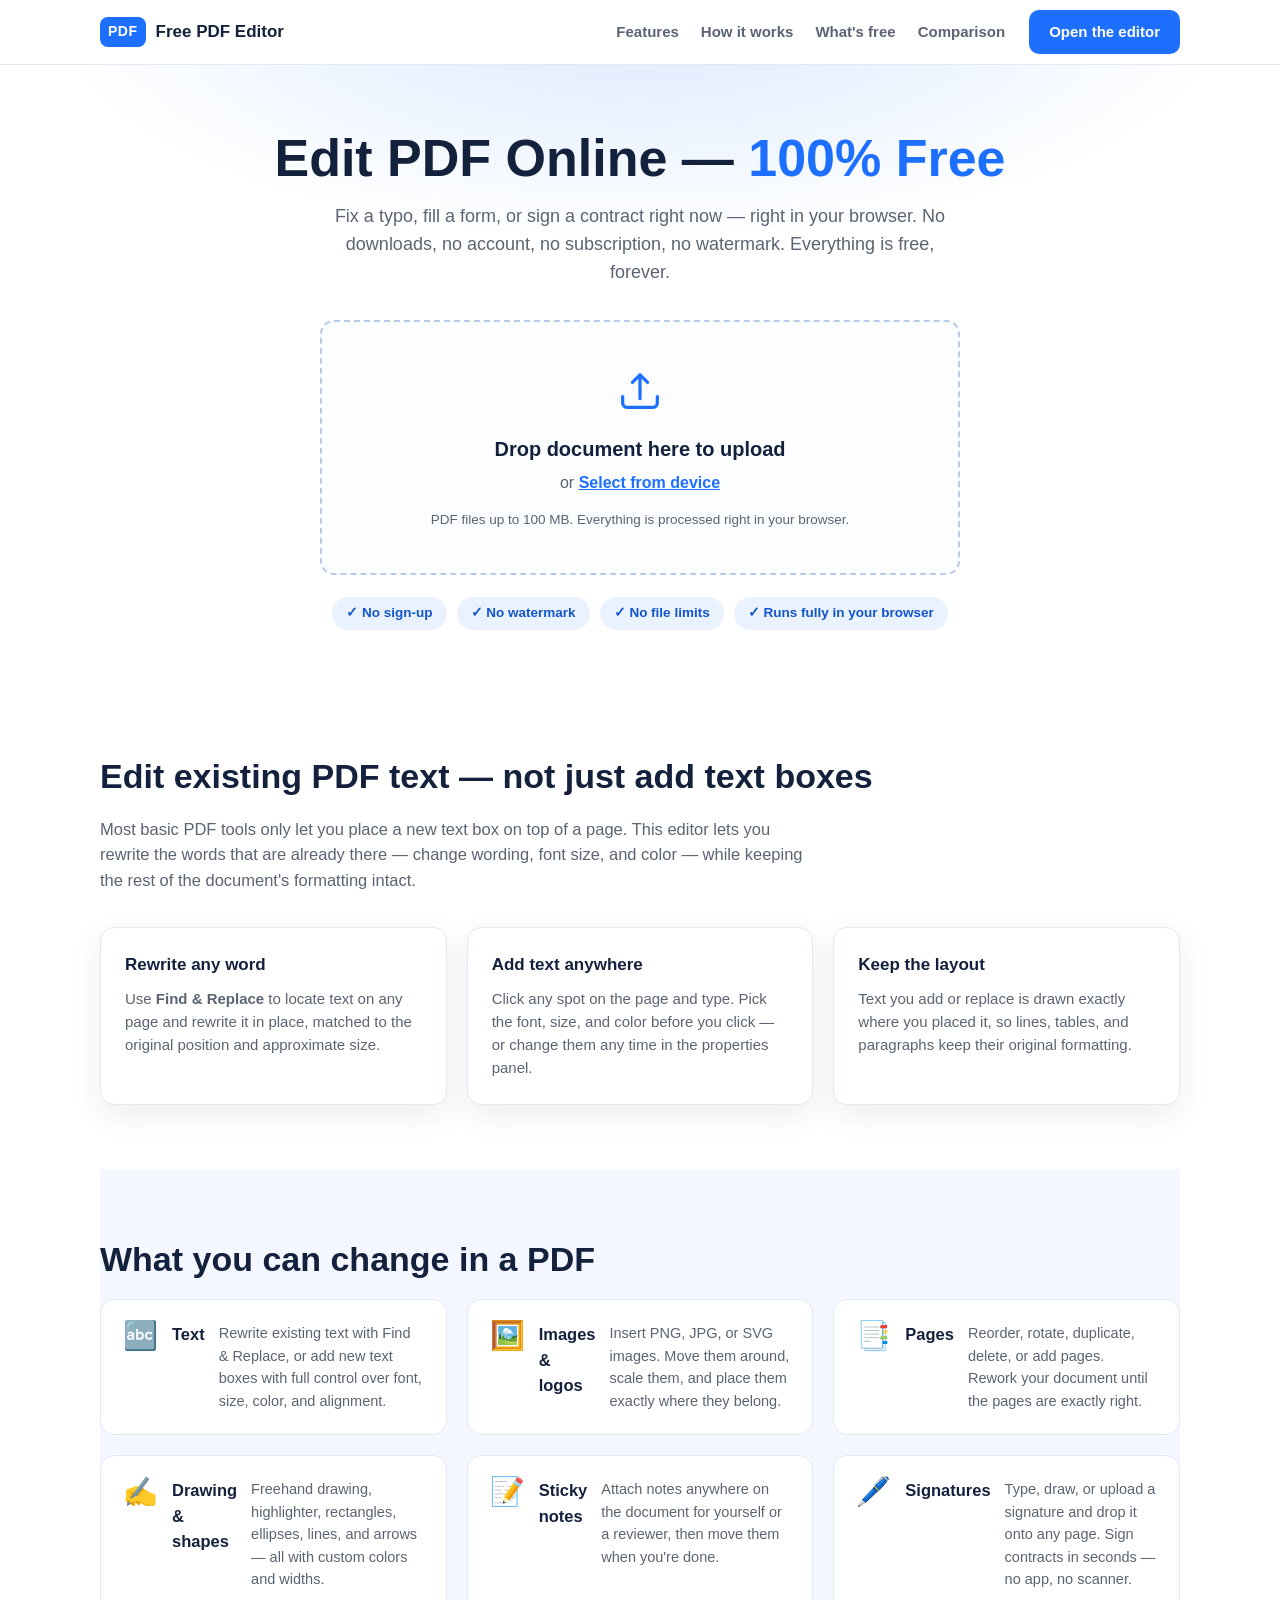
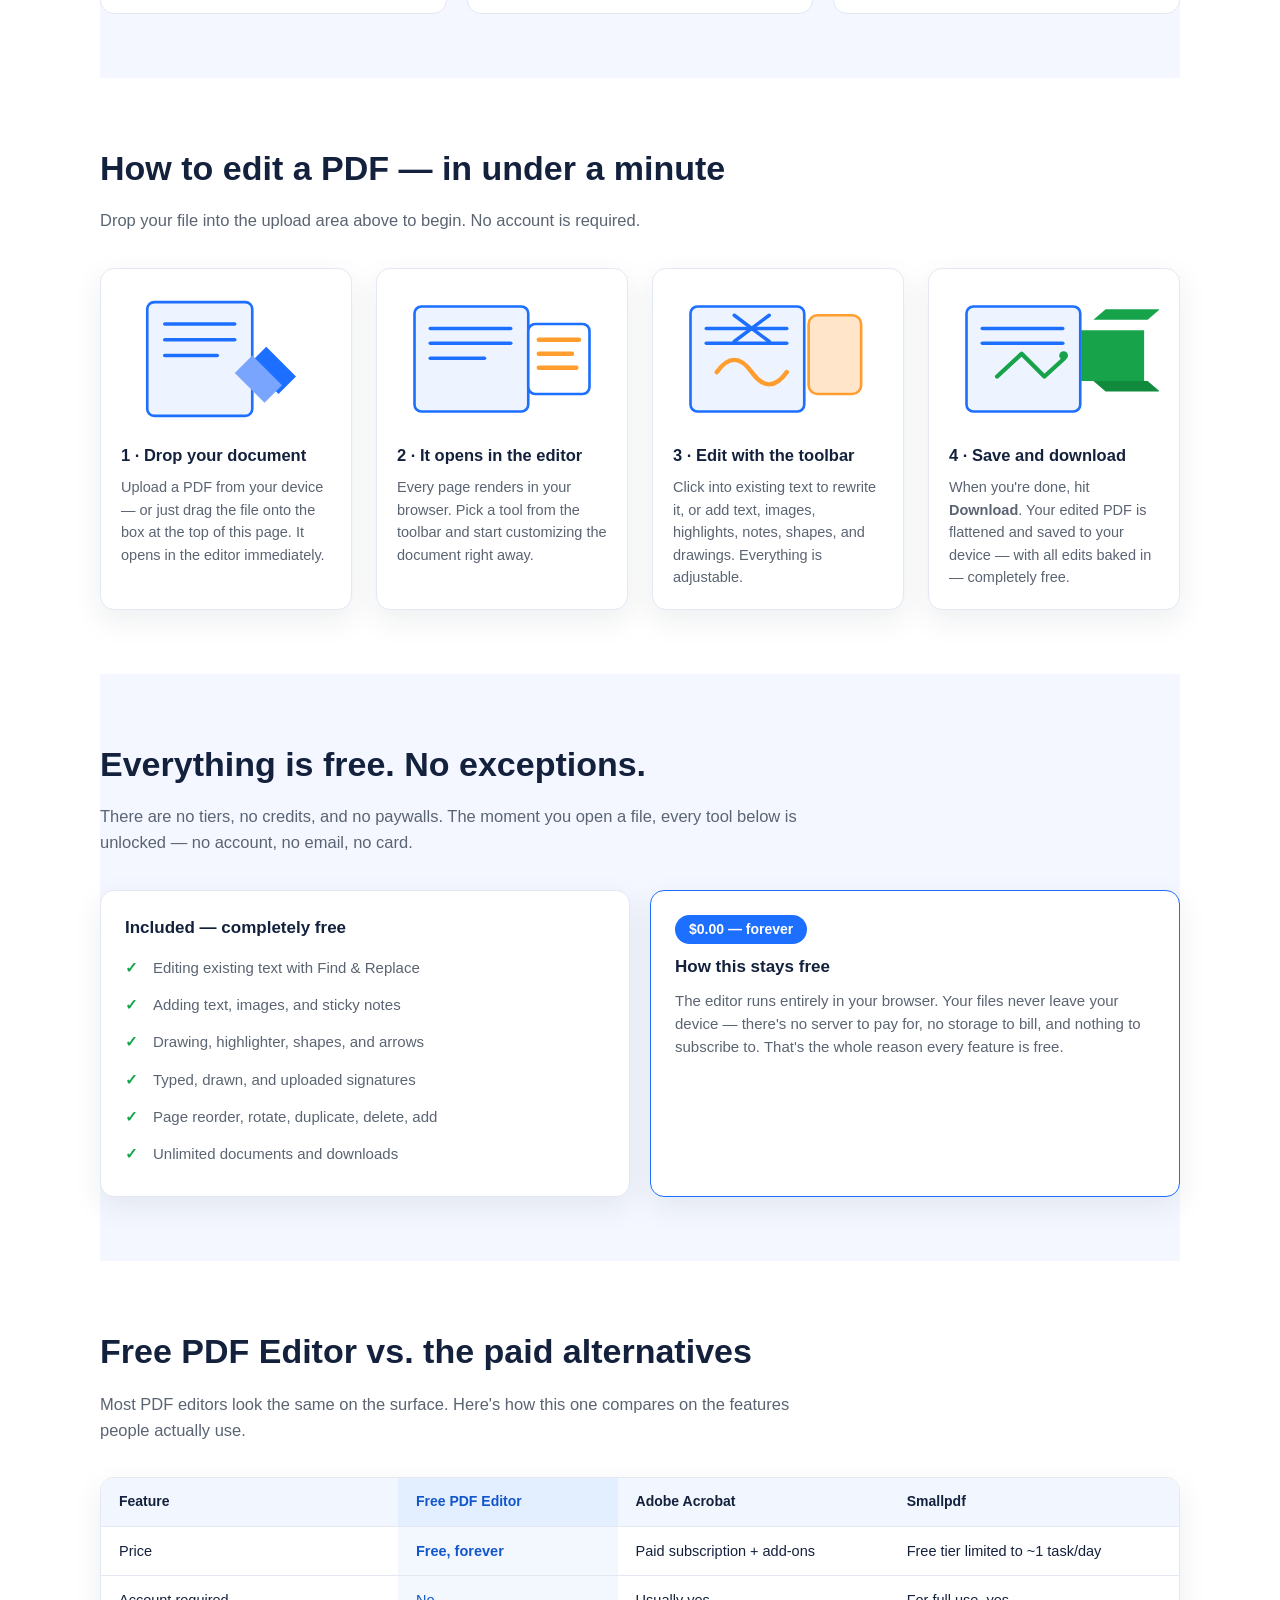
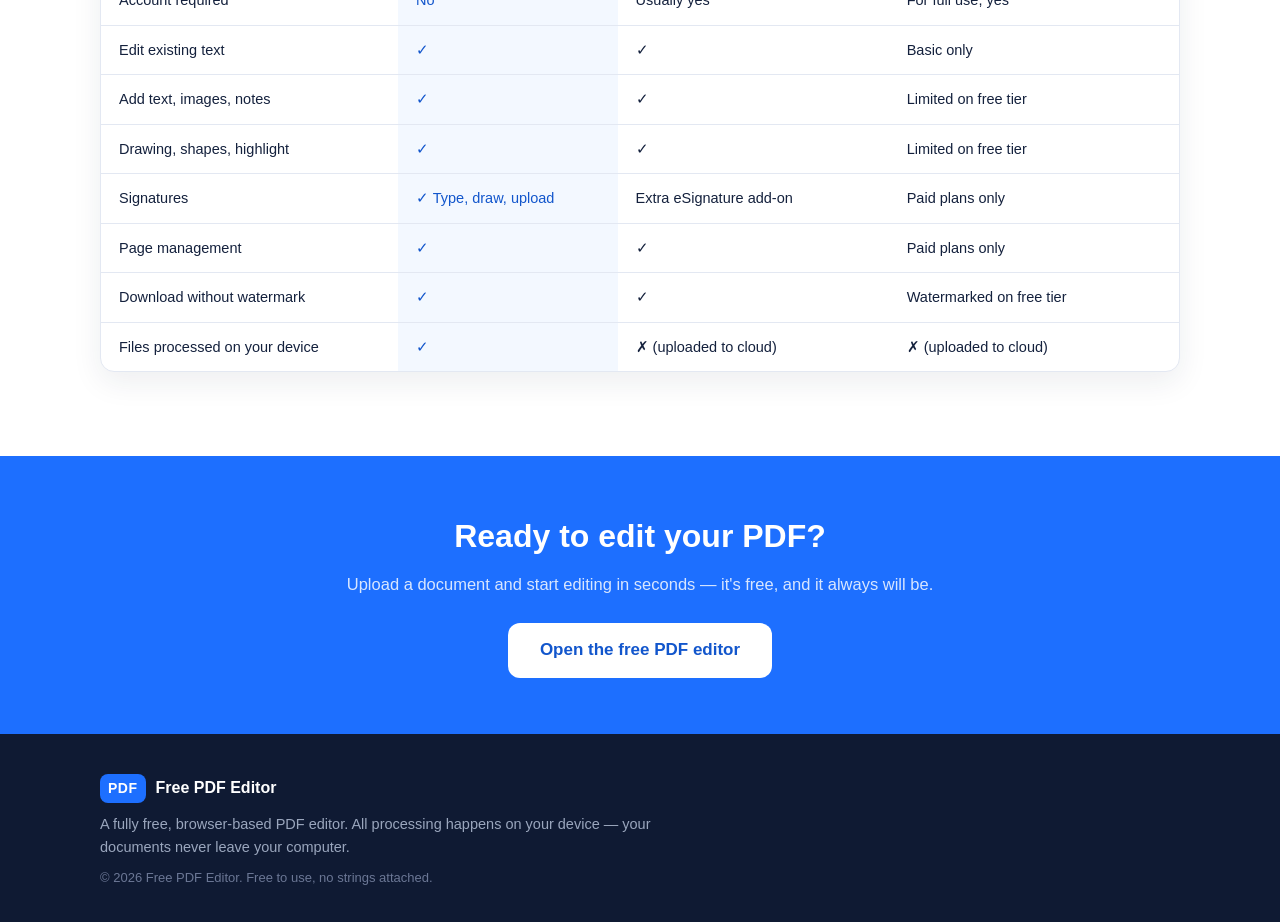
<file: index.html>
<!DOCTYPE html>
<html lang="en">
<head>
<meta charset="UTF-8">
<meta name="viewport" content="width=device-width, initial-scale=1.0">
<title>Edit PDF Online For Free — No Sign-Up, No Limits | Free PDF Editor</title>
<meta name="description" content="A free online PDF editor: edit text, add images, draw, highlight, sign, and manage pages — right in your browser. 100% free, no account, no watermark, no limits.">
<link rel="icon" href="data:image/svg+xml,<svg xmlns='http://www.w3.org/2000/svg' viewBox='0 0 100 100'><rect width='100' height='100' rx='20' fill='%231d6fff'/><text x='50' y='70' font-size='60' text-anchor='middle' fill='white' font-family='Arial' font-weight='bold'>PDF</text></svg>">
<link rel="stylesheet" href="css/style.css">
</head>
<body>

<header class="site-header">
  <div class="container header-inner">
    <a class="brand" href="index.html">
      <span class="brand-mark">PDF</span>
      <span class="brand-text">Free&nbsp;PDF&nbsp;Editor</span>
    </a>
    <nav class="site-nav">
      <a href="#features">Features</a>
      <a href="#how-it-works">How it works</a>
      <a href="#free">What's free</a>
      <a href="#compare">Comparison</a>
    </nav>
    <a class="btn btn-primary" href="editor.html">Open the editor</a>
  </div>
</header>

<main>
  <!-- HERO -->
  <section class="hero">
    <div class="container hero-inner">
      <h1>Edit PDF Online — <span class="accent">100% Free</span></h1>
      <p class="hero-sub">Fix a typo, fill a form, or sign a contract right now — right in your browser. No downloads,
        no account, no subscription, no watermark. Everything is free, forever.</p>

      <div class="dropzone" id="dropzone" tabindex="0" role="button" aria-label="Upload a PDF to edit">
        <svg class="dz-icon" viewBox="0 0 48 48" aria-hidden="true">
          <path d="M24 32V10m0 0l-7 7m7-7l7 7" fill="none" stroke="currentColor" stroke-width="3" stroke-linecap="round" stroke-linejoin="round"/>
          <path d="M8 30v6a4 4 0 0 0 4 4h24a4 4 0 0 0 4-4v-6" fill="none" stroke="currentColor" stroke-width="3" stroke-linecap="round"/>
        </svg>
        <p class="dz-title">Drop document here to upload</p>
        <p class="dz-sub">or <span class="link">Select from device</span></p>
        <p class="dz-limits">PDF files up to 100&nbsp;MB. Everything is processed right in your browser.</p>
        <input type="file" id="file-input" accept=".pdf,application/pdf" hidden>
      </div>

      <div class="hero-badges">
        <span class="badge">✓ No sign-up</span>
        <span class="badge">✓ No watermark</span>
        <span class="badge">✓ No file limits</span>
        <span class="badge">✓ Runs fully in your browser</span>
      </div>
    </div>
  </section>

  <!-- EDIT TEXT FEATURE -->
  <section id="features" class="container section">
    <h2>Edit existing PDF text — not just add text boxes</h2>
    <p class="section-lead">Most basic PDF tools only let you place a new text box on top of a page.
      This editor lets you rewrite the words that are already there — change wording, font size, and color —
      while keeping the rest of the document's formatting intact.</p>
    <div class="cards">
      <div class="card">
        <h3>Rewrite any word</h3>
        <p>Use <strong>Find &amp; Replace</strong> to locate text on any page and rewrite it in place,
          matched to the original position and approximate size.</p>
      </div>
      <div class="card">
        <h3>Add text anywhere</h3>
        <p>Click any spot on the page and type. Pick the font, size, and color before you click —
          or change them any time in the properties panel.</p>
      </div>
      <div class="card">
        <h3>Keep the layout</h3>
        <p>Text you add or replace is drawn exactly where you placed it, so lines, tables, and
          paragraphs keep their original formatting.</p>
      </div>
    </div>
  </section>

  <!-- WHAT YOU CAN CHANGE -->
  <section class="container section alt">
    <h2>What you can change in a PDF</h2>
    <div class="grid-2">
      <div class="feature">
        <div class="feature-icon">🔤</div>
        <h3>Text</h3>
        <p>Rewrite existing text with Find &amp; Replace, or add new text boxes with full control over font, size, color, and alignment.</p>
      </div>
      <div class="feature">
        <div class="feature-icon">🖼️</div>
        <h3>Images &amp; logos</h3>
        <p>Insert PNG, JPG, or SVG images. Move them around, scale them, and place them exactly where they belong.</p>
      </div>
      <div class="feature">
        <div class="feature-icon">📑</div>
        <h3>Pages</h3>
        <p>Reorder, rotate, duplicate, delete, or add pages. Rework your document until the pages are exactly right.</p>
      </div>
      <div class="feature">
        <div class="feature-icon">✍️</div>
        <h3>Drawing &amp; shapes</h3>
        <p>Freehand drawing, highlighter, rectangles, ellipses, lines, and arrows — all with custom colors and widths.</p>
      </div>
      <div class="feature">
        <div class="feature-icon">📝</div>
        <h3>Sticky notes</h3>
        <p>Attach notes anywhere on the document for yourself or a reviewer, then move them when you're done.</p>
      </div>
      <div class="feature">
        <div class="feature-icon">🖊️</div>
        <h3>Signatures</h3>
        <p>Type, draw, or upload a signature and drop it onto any page. Sign contracts in seconds — no app, no scanner.</p>
      </div>
    </div>
  </section>

  <!-- HOW IT WORKS -->
  <section id="how-it-works" class="container section">
    <h2>How to edit a PDF — in under a minute</h2>
    <p class="section-lead">Drop your file into the upload area above to begin. No account is required.</p>
    <ol class="steps">
      <li>
        <svg viewBox="0 0 240 160" aria-hidden="true" class="step-img">
          <rect x="30" y="15" width="120" height="130" rx="8" fill="#eef4ff" stroke="#1d6fff" stroke-width="3"/>
          <line x1="50" y1="40" x2="130" y2="40" stroke="#1d6fff" stroke-width="4" stroke-linecap="round"/>
          <line x1="50" y1="58" x2="130" y2="58" stroke="#1d6fff" stroke-width="4" stroke-linecap="round"/>
          <line x1="50" y1="76" x2="110" y2="76" stroke="#1d6fff" stroke-width="4" stroke-linecap="round"/>
          <path d="M180 120l-34-34 20-20 34 34z" fill="#1d6fff"/>
          <path d="M150 76l-20 20 34 34 20-20z" fill="#7aa5ff"/>
        </svg>
        <h3>1 · Drop your document</h3>
        <p>Upload a PDF from your device — or just drag the file onto the box at the top of this page. It opens in the editor immediately.</p>
      </li>
      <li>
        <svg viewBox="0 0 240 160" aria-hidden="true" class="step-img">
          <rect x="20" y="20" width="130" height="120" rx="8" fill="#eef4ff" stroke="#1d6fff" stroke-width="3"/>
          <line x1="38" y1="45" x2="130" y2="45" stroke="#1d6fff" stroke-width="4" stroke-linecap="round"/>
          <line x1="38" y1="62" x2="130" y2="62" stroke="#1d6fff" stroke-width="4" stroke-linecap="round"/>
          <line x1="38" y1="79" x2="100" y2="79" stroke="#1d6fff" stroke-width="4" stroke-linecap="round"/>
          <rect x="150" y="40" width="70" height="80" rx="8" fill="#fff" stroke="#1d6fff" stroke-width="3"/>
          <line x1="162" y1="58" x2="208" y2="58" stroke="#ff9d2e" stroke-width="5" stroke-linecap="round"/>
          <line x1="162" y1="74" x2="200" y2="74" stroke="#ff9d2e" stroke-width="5" stroke-linecap="round"/>
          <line x1="162" y1="90" x2="205" y2="90" stroke="#ff9d2e" stroke-width="5" stroke-linecap="round"/>
        </svg>
        <h3>2 · It opens in the editor</h3>
        <p>Every page renders in your browser. Pick a tool from the toolbar and start customizing the document right away.</p>
      </li>
      <li>
        <svg viewBox="0 0 240 160" aria-hidden="true" class="step-img">
          <rect x="20" y="20" width="130" height="120" rx="8" fill="#eef4ff" stroke="#1d6fff" stroke-width="3"/>
          <line x1="38" y1="45" x2="130" y2="45" stroke="#1d6fff" stroke-width="4" stroke-linecap="round"/>
          <line x1="38" y1="62" x2="130" y2="62" stroke="#1d6fff" stroke-width="4" stroke-linecap="round"/>
          <path d="M50 95q20-28 40 0t40 0" fill="none" stroke="#ff9d2e" stroke-width="5" stroke-linecap="round"/>
          <path d="M70 30l40 30M110 30l-40 30" stroke="#1d6fff" stroke-width="4" stroke-linecap="round"/>
          <rect x="155" y="30" width="60" height="90" rx="10" fill="#ff9d2e" opacity="0.25"/>
          <rect x="155" y="30" width="60" height="90" rx="10" fill="none" stroke="#ff9d2e" stroke-width="3"/>
        </svg>
        <h3>3 · Edit with the toolbar</h3>
        <p>Click into existing text to rewrite it, or add text, images, highlights, notes, shapes, and drawings. Everything is adjustable.</p>
      </li>
      <li>
        <svg viewBox="0 0 240 160" aria-hidden="true" class="step-img">
          <rect x="20" y="20" width="130" height="120" rx="8" fill="#eef4ff" stroke="#1d6fff" stroke-width="3"/>
          <line x1="38" y1="45" x2="130" y2="45" stroke="#1d6fff" stroke-width="4" stroke-linecap="round"/>
          <line x1="38" y1="62" x2="130" y2="62" stroke="#1d6fff" stroke-width="4" stroke-linecap="round"/>
          <path d="M55 100l28-26 26 26 22-20" fill="none" stroke="#16a34a" stroke-width="5" stroke-linecap="round" stroke-linejoin="round"/>
          <circle cx="131" cy="76" r="5" fill="#16a34a"/>
          <path d="M165 35l14-12h62l-14 12z" fill="#16a34a"/>
          <path d="M151 47h72v58H151z" fill="#16a34a"/>
          <path d="M165 105l14 12h62l-14-12z" fill="#128a3e"/>
        </svg>
        <h3>4 · Save and download</h3>
        <p>When you're done, hit <strong>Download</strong>. Your edited PDF is flattened and saved to your device — with all edits baked in — completely free.</p>
      </li>
    </ol>
  </section>

  <!-- WHAT'S FREE -->
  <section id="free" class="container section alt">
    <h2>Everything is free. No exceptions.</h2>
    <p class="section-lead">There are no tiers, no credits, and no paywalls. The moment you open a file,
      every tool below is unlocked — no account, no email, no card.</p>
    <div class="cards">
      <div class="card">
        <h3>Included — completely free</h3>
        <ul class="check-list">
          <li>Editing existing text with Find &amp; Replace</li>
          <li>Adding text, images, and sticky notes</li>
          <li>Drawing, highlighter, shapes, and arrows</li>
          <li>Typed, drawn, and uploaded signatures</li>
          <li>Page reorder, rotate, duplicate, delete, add</li>
          <li>Unlimited documents and downloads</li>
        </ul>
      </div>
      <div class="card highlight-card">
        <span class="price-tag">$0.00 — forever</span>
        <h3>How this stays free</h3>
        <p>The editor runs entirely in your browser. Your files never leave your device —
          there's no server to pay for, no storage to bill, and nothing to subscribe to.
          That's the whole reason every feature is free.</p>
      </div>
    </div>
  </section>

  <!-- COMPARISON -->
  <section id="compare" class="container section">
    <h2>Free PDF Editor vs. the paid alternatives</h2>
    <p class="section-lead">Most PDF editors look the same on the surface. Here's how this one compares on the
      features people actually use.</p>
    <div class="table-wrap">
      <table class="compare">
        <thead>
          <tr>
            <th>Feature</th>
            <th class="col-us">Free PDF Editor</th>
            <th>Adobe Acrobat</th>
            <th>Smallpdf</th>
          </tr>
        </thead>
        <tbody>
          <tr><td>Price</td><td class="col-us"><strong>Free, forever</strong></td><td>Paid subscription + add-ons</td><td>Free tier limited to ~1 task/day</td></tr>
          <tr><td>Account required</td><td class="col-us">No</td><td>Usually yes</td><td>For full use, yes</td></tr>
          <tr><td>Edit existing text</td><td class="col-us">✓</td><td>✓</td><td>Basic only</td></tr>
          <tr><td>Add text, images, notes</td><td class="col-us">✓</td><td>✓</td><td>Limited on free tier</td></tr>
          <tr><td>Drawing, shapes, highlight</td><td class="col-us">✓</td><td>✓</td><td>Limited on free tier</td></tr>
          <tr><td>Signatures</td><td class="col-us">✓ Type, draw, upload</td><td>Extra eSignature add-on</td><td>Paid plans only</td></tr>
          <tr><td>Page management</td><td class="col-us">✓</td><td>✓</td><td>Paid plans only</td></tr>
          <tr><td>Download without watermark</td><td class="col-us">✓</td><td>✓</td><td>Watermarked on free tier</td></tr>
          <tr><td>Files processed on your device</td><td class="col-us">✓</td><td>✗ (uploaded to cloud)</td><td>✗ (uploaded to cloud)</td></tr>
        </tbody>
      </table>
    </div>
  </section>

  <!-- CTA -->
  <section class="cta-band">
    <div class="container cta-inner">
      <h2>Ready to edit your PDF?</h2>
      <p>Upload a document and start editing in seconds — it's free, and it always will be.</p>
      <a class="btn btn-primary btn-lg" href="editor.html">Open the free PDF editor</a>
    </div>
  </section>
</main>

<footer class="site-footer">
  <div class="container footer-inner">
    <div class="footer-brand">
      <span class="brand-mark">PDF</span>
      <span>Free PDF Editor</span>
    </div>
    <p class="footer-note">A fully free, browser-based PDF editor. All processing happens on your device — your documents never leave your computer.</p>
    <p class="footer-copy">© 2026 Free PDF Editor. Free to use, no strings attached.</p>
  </div>
</footer>

<script src="js/files.js"></script>
<script>
(function () {
  var dz = document.getElementById('dropzone');
  var input = document.getElementById('file-input');

  function goToEditor(file) {
    if (!file) return;
    window.PdfFiles.saveFile(file).then(function (id) {
      window.location.href = 'editor.html?id=' + encodeURIComponent(id);
    }).catch(function () {
      alert('Could not hand the file over to the editor. Please try again.');
    });
  }

  dz.addEventListener('click', function () { input.click(); });
  dz.addEventListener('keydown', function (e) {
    if (e.key === 'Enter' || e.key === ' ') { e.preventDefault(); input.click(); }
  });
  input.addEventListener('change', function () { if (input.files[0]) goToEditor(input.files[0]); });

  ['dragenter', 'dragover'].forEach(function (evt) {
    dz.addEventListener(evt, function (e) { e.preventDefault(); e.stopPropagation(); dz.classList.add('is-over'); });
  });
  ['dragleave', 'drop'].forEach(function (evt) {
    dz.addEventListener(evt, function (e) { e.preventDefault(); e.stopPropagation(); dz.classList.remove('is-over'); });
  });
  dz.addEventListener('drop', function (e) {
    var file = e.dataTransfer && e.dataTransfer.files && e.dataTransfer.files[0];
    goToEditor(file);
  });
})();
</script>
</body>
</html>
</file>
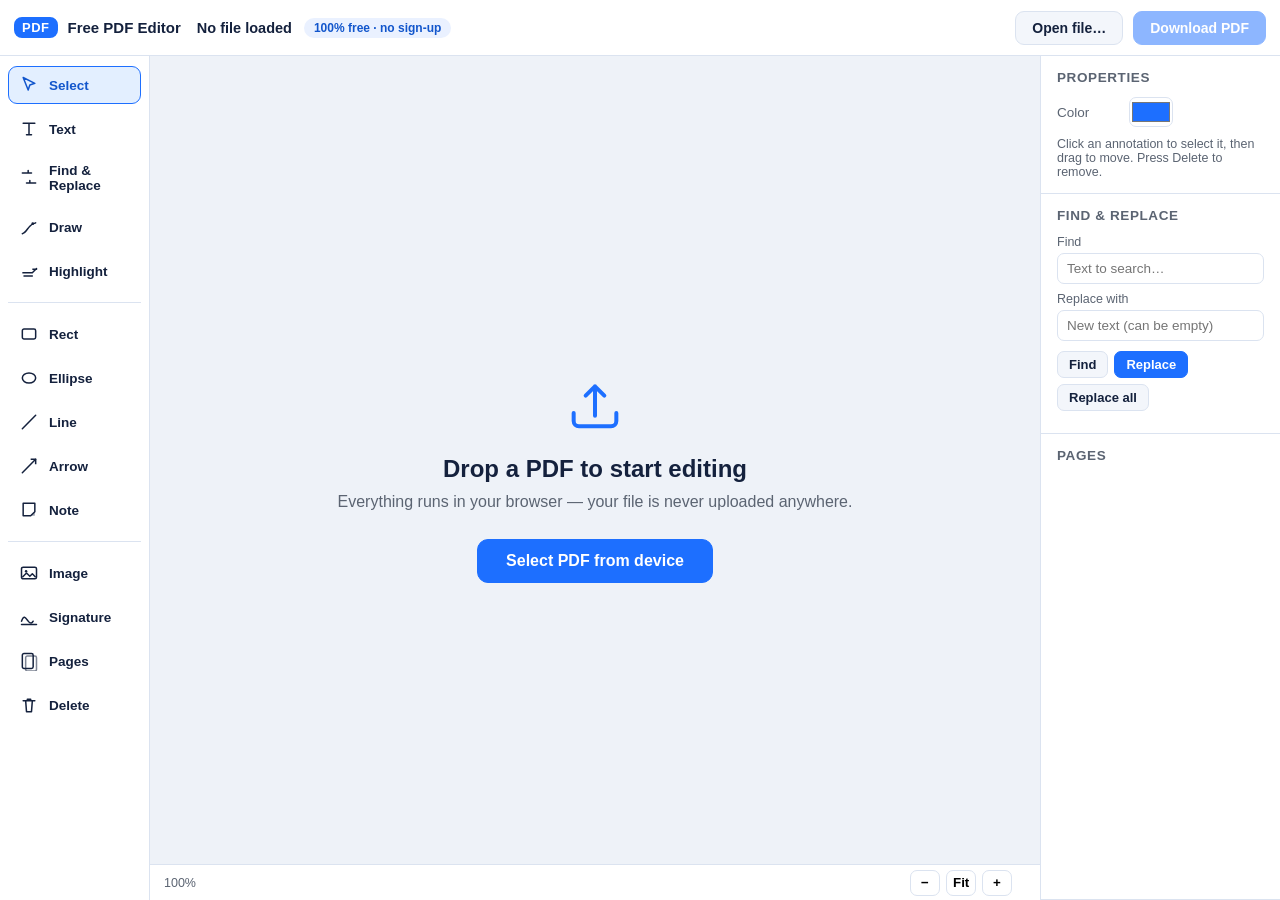
<file: editor.html>
<!DOCTYPE html>
<html lang="en">
<head>
<meta charset="UTF-8">
<meta name="viewport" content="width=device-width, initial-scale=1.0">
<title>PDF Editor — Free, No Sign-Up</title>
<link rel="icon" href="data:image/svg+xml,<svg xmlns='http://www.w3.org/2000/svg' viewBox='0 0 100 100'><rect width='100' height='100' rx='20' fill='%231d6fff'/><text x='50' y='70' font-size='60' text-anchor='middle' fill='white' font-family='Arial' font-weight='bold'>PDF</text></svg>">
<link rel="stylesheet" href="css/editor.css">
</head>
<body>

<header class="ed-header">
  <a class="brand" href="index.html">
    <span class="brand-mark">PDF</span>
    <span class="brand-text">Free&nbsp;PDF&nbsp;Editor</span>
  </a>
  <div class="ed-fileinfo">
    <span id="file-name" class="file-name">No file loaded</span>
    <span class="free-pill">100% free · no sign-up</span>
  </div>
  <div class="ed-header-actions">
    <button class="btn" id="btn-reupload" title="Open a different document">Open file…</button>
    <button class="btn btn-primary" id="btn-download" disabled>Download PDF</button>
  </div>
</header>

<div class="ed-body">
  <!-- toolbar -->
  <aside class="ed-toolbar">
    <div class="tool-group" id="tool-group">
      <button class="tool" data-tool="select" title="Select / move (V)">
        <svg viewBox="0 0 24 24"><path d="M5 3l14 7-6 2-2 6-6-15z" fill="none" stroke="currentColor" stroke-width="1.8" stroke-linejoin="round"/></svg>
        <span>Select</span>
      </button>
      <button class="tool" data-tool="text" title="Add text (T)">
        <svg viewBox="0 0 24 24"><path d="M5 5h14M12 5v14M9 19h6" fill="none" stroke="currentColor" stroke-width="1.8" stroke-linecap="round"/></svg>
        <span>Text</span>
      </button>
      <button class="tool" data-tool="replace" title="Find &amp; replace existing text">
        <svg viewBox="0 0 24 24"><path d="M4 6h11M11 3v3M20 18H9M13 15v3" fill="none" stroke="currentColor" stroke-width="1.8" stroke-linecap="round" stroke-linejoin="round"/></svg>
        <span>Find &amp; Replace</span>
      </button>
      <button class="tool" data-tool="draw" title="Freehand draw (D)">
        <svg viewBox="0 0 24 24"><path d="M4 20c4-1 6-6 9-9s5-3 7-4" fill="none" stroke="currentColor" stroke-width="1.8" stroke-linecap="round"/><circle cx="16.5" cy="8" r="1.6" fill="currentColor"/></svg>
        <span>Draw</span>
      </button>
      <button class="tool" data-tool="highlight" title="Highlighter (H)">
        <svg viewBox="0 0 24 24"><path d="M4 14h12l5-5v1h-5" fill="none" stroke="currentColor" stroke-width="1.8" stroke-linejoin="round"/><path d="M6 18h10" stroke="currentColor" stroke-width="1.8" stroke-linecap="round"/></svg>
        <span>Highlight</span>
      </button>
    </div>
    <div class="tool-group">
      <button class="tool" data-tool="rect" title="Rectangle (R)">
        <svg viewBox="0 0 24 24"><rect x="4" y="6" width="16" height="12" rx="2" fill="none" stroke="currentColor" stroke-width="1.8"/></svg>
        <span>Rect</span>
      </button>
      <button class="tool" data-tool="ellipse" title="Ellipse (O)">
        <svg viewBox="0 0 24 24"><ellipse cx="12" cy="12" rx="8" ry="6" fill="none" stroke="currentColor" stroke-width="1.8"/></svg>
        <span>Ellipse</span>
      </button>
      <button class="tool" data-tool="line" title="Line (L)">
        <svg viewBox="0 0 24 24"><path d="M4 20L20 4" stroke="currentColor" stroke-width="1.8" stroke-linecap="round"/></svg>
        <span>Line</span>
      </button>
      <button class="tool" data-tool="arrow" title="Arrow (A)">
        <svg viewBox="0 0 24 24"><path d="M4 20L20 4" stroke="currentColor" stroke-width="1.8" stroke-linecap="round"/><path d="M14 4h6v6" fill="none" stroke="currentColor" stroke-width="1.8" stroke-linejoin="round"/></svg>
        <span>Arrow</span>
      </button>
      <button class="tool" data-tool="note" title="Sticky note (N)">
        <svg viewBox="0 0 24 24"><path d="M5 4h14v10l-5 5H5z" fill="none" stroke="currentColor" stroke-width="1.8" stroke-linejoin="round"/><path d="M15 19h4v-5l-4 5z" fill="currentColor" opacity="0.4"/></svg>
        <span>Note</span>
      </button>
    </div>
    <div class="tool-group">
      <button class="tool" data-tool="image" title="Insert image (I)">
        <svg viewBox="0 0 24 24"><rect x="3" y="5" width="18" height="14" rx="2" fill="none" stroke="currentColor" stroke-width="1.8"/><circle cx="8.5" cy="10" r="1.5" fill="currentColor"/><path d="M4 17l5-5 4 4 3-3 4 4" fill="none" stroke="currentColor" stroke-width="1.8" stroke-linejoin="round"/></svg>
        <span>Image</span>
      </button>
      <button class="tool" data-tool="signature" title="Add signature (S)">
        <svg viewBox="0 0 24 24"><path d="M3 17c3-8 5-4 8 0s5 2 6 0" fill="none" stroke="currentColor" stroke-width="1.8" stroke-linecap="round"/><path d="M3 21h18" stroke="currentColor" stroke-width="1.8" stroke-linecap="round"/></svg>
        <span>Signature</span>
      </button>
      <button class="tool" data-tool="pages" title="Page manager">
        <svg viewBox="0 0 24 24"><rect x="4" y="3" width="13" height="18" rx="2" fill="none" stroke="currentColor" stroke-width="1.8"/><rect x="8" y="6" width="13" height="18" rx="2" fill="none" stroke="currentColor" stroke-width="1.8" opacity="0.55"/></svg>
        <span>Pages</span>
      </button>
      <button class="tool danger" data-tool="delete" title="Delete selected (Del)">
        <svg viewBox="0 0 24 24"><path d="M5 7h14M10 7V5h4v2M8 7l1 13h6l1-13" fill="none" stroke="currentColor" stroke-width="1.8" stroke-linecap="round" stroke-linejoin="round"/></svg>
        <span>Delete</span>
      </button>
    </div>
    <input type="file" id="file-input" accept=".pdf" hidden>
  </aside>

  <!-- canvas area -->
  <main class="ed-canvas-area" id="ed-canvas-area">
    <div class="ed-empty" id="ed-empty">
      <svg viewBox="0 0 48 48" aria-hidden="true">
        <path d="M24 32V10m0 0l-7 7m7-7l7 7" fill="none" stroke="currentColor" stroke-width="3" stroke-linecap="round" stroke-linejoin="round"/>
        <path d="M8 30v6a4 4 0 0 0 4 4h24a4 4 0 0 0 4-4v-6" fill="none" stroke="currentColor" stroke-width="3" stroke-linecap="round"/>
      </svg>
      <h2>Drop a PDF to start editing</h2>
      <p>Everything runs in your browser — your file is never uploaded anywhere.</p>
      <button class="btn btn-primary btn-lg" id="btn-empty-upload">Select PDF from device</button>
    </div>
    <div class="ed-pages" id="ed-pages"></div>

    <div class="ed-statusbar">
      <span id="zoom-label">100%</span>
      <div class="zoom-controls">
        <button id="zoom-out" title="Zoom out">−</button>
        <button id="zoom-fit" title="Fit width">Fit</button>
        <button id="zoom-in" title="Zoom in">+</button>
      </div>
      <span class="status-msg" id="status-msg"></span>
    </div>
  </main>

  <!-- right panel -->
  <aside class="ed-panel">
    <section class="panel-section">
      <h3>Properties</h3>
      <div class="prop-row">
        <label for="prop-color">Color</label>
        <input type="color" id="prop-color" value="#1d6fff">
      </div>
      <div class="prop-row" data-show="stroke">
        <label for="prop-width">Width</label>
        <input type="range" id="prop-width" min="1" max="20" value="3">
        <span id="prop-width-val">3 pt</span>
      </div>
      <div class="prop-row" data-show="fill">
        <label for="prop-opacity">Opacity</label>
        <input type="range" id="prop-opacity" min="10" max="100" value="40">
        <span id="prop-opacity-val">40%</span>
      </div>
      <div class="prop-row" data-show="text">
        <label for="prop-font">Font</label>
        <select id="prop-font">
          <option value="Helvetica">Helvetica</option>
          <option value="Helvetica-Bold">Helvetica Bold</option>
          <option value="Times-Roman">Times Roman</option>
          <option value="Courier">Courier</option>
        </select>
      </div>
      <div class="prop-row" data-show="text">
        <label for="prop-size">Size</label>
        <input type="range" id="prop-size" min="6" max="72" value="14">
        <span id="prop-size-val">14 pt</span>
      </div>
      <p class="panel-hint" id="panel-hint">Choose a tool to edit your document.</p>
    </section>

    <section class="panel-section">
      <h3>Find &amp; Replace</h3>
      <label class="prop-label" for="find-text">Find</label>
      <input type="text" id="find-text" placeholder="Text to search…">
      <label class="prop-label" for="replace-text">Replace with</label>
      <input type="text" id="replace-text" placeholder="New text (can be empty)">
      <div class="btn-row">
        <button class="btn btn-sm" id="btn-find">Find</button>
        <button class="btn btn-sm btn-primary" id="btn-replace">Replace</button>
        <button class="btn btn-sm" id="btn-replace-all">Replace all</button>
      </div>
      <p class="panel-hint" id="find-status"></p>
    </section>

    <section class="panel-section panel-grow">
      <h3>Pages</h3>
      <div class="page-list" id="page-list"></div>
    </section>
  </aside>
</div>

<!-- text edit popover -->
<div class="text-popover hidden" id="text-popover">
  <textarea id="text-popover-input" rows="2"></textarea>
  <div class="text-popover-actions">
    <button class="btn btn-sm" id="text-popover-cancel">Cancel</button>
    <button class="btn btn-sm btn-primary" id="text-popover-ok">Apply</button>
  </div>
</div>

<!-- signature modal -->
<div class="modal-backdrop hidden" id="sig-modal">
  <div class="modal">
    <h3>Add your signature</h3>
    <div class="sig-tabs">
      <button class="sig-tab active" data-mode="draw">Draw</button>
      <button class="sig-tab" data-mode="type">Type</button>
      <button class="sig-tab" data-mode="upload">Upload</button>
    </div>

    <div class="sig-pane" data-pane="draw">
      <canvas id="sig-canvas" width="520" height="200"></canvas>
      <div class="btn-row">
        <button class="btn btn-sm" id="sig-clear">Clear</button>
      </div>
    </div>

    <div class="sig-pane hidden" data-pane="type">
      <input type="text" id="sig-type-input" placeholder="Type your name" style="font-size:22px;width:100%;padding:10px;border:1px solid var(--border);border-radius:8px;">
      <div class="prop-row" style="margin-top:12px">
        <label for="sig-font-size">Size</label>
        <input type="range" id="sig-font-size" min="16" max="60" value="32">
      </div>
    </div>

    <div class="sig-pane hidden" data-pane="upload">
      <input type="file" id="sig-upload-input" accept="image/png,image/jpeg,image/jpg" class="full-width">
    </div>

    <div class="modal-actions">
      <button class="btn" id="sig-cancel">Cancel</button>
      <button class="btn btn-primary" id="sig-ok">Insert signature</button>
    </div>
  </div>
</div>

<div class="toast hidden" id="toast"></div>

<script src="lib/pdfjs/pdf.min.js"></script>
<script src="lib/pdf-lib/pdf-lib.min.js"></script>
<script src="js/files.js"></script>
<script src="js/editor.js"></script>
</body>
</html>
</file>
<file: css/style.css>
/* Landing page styles — clean, modern, blue brand */
:root {
  --blue: #1d6fff;
  --blue-dark: #1256cc;
  --orange: #ff9d2e;
  --ink: #14213d;
  --muted: #5b6472;
  --bg: #ffffff;
  --alt: #f4f7ff;
  --border: #e3e8f2;
  --radius: 14px;
  --shadow: 0 10px 30px rgba(20, 33, 61, 0.08);
}

* { box-sizing: border-box; }

html { scroll-behavior: smooth; }

body {
  margin: 0;
  font-family: "Segoe UI", -apple-system, "Helvetica Neue", Arial, sans-serif;
  color: var(--ink);
  background: var(--bg);
  line-height: 1.55;
}

.container { width: min(1080px, 92%); margin: 0 auto; }

/* ---------- header ---------- */
.site-header {
  position: sticky; top: 0; z-index: 50;
  background: rgba(255, 255, 255, 0.92);
  backdrop-filter: blur(8px);
  border-bottom: 1px solid var(--border);
}
.header-inner {
  display: flex; align-items: center; gap: 24px;
  height: 64px;
}
.brand { display: flex; align-items: center; gap: 10px; text-decoration: none; color: var(--ink); font-weight: 700; }
.brand-mark {
  background: var(--blue); color: #fff;
  border-radius: 8px; padding: 4px 8px;
  font-size: 14px; letter-spacing: 0.5px;
}
.brand-text { font-size: 17px; }
.site-nav { display: flex; gap: 22px; margin-left: auto; }
.site-nav a {
  text-decoration: none; color: var(--muted); font-weight: 600; font-size: 15px;
  transition: color 0.15s;
}
.site-nav a:hover { color: var(--blue); }
.site-header .btn { margin-left: 0; }

.btn {
  display: inline-block;
  background: var(--blue); color: #fff;
  border: none; border-radius: 10px;
  padding: 10px 20px; font-size: 15px; font-weight: 700;
  text-decoration: none; cursor: pointer;
  transition: background 0.15s, transform 0.1s;
}
.btn:hover { background: var(--blue-dark); }
.btn:active { transform: translateY(1px); }
.btn-lg { padding: 14px 32px; font-size: 17px; border-radius: 12px; }

/* ---------- hero ---------- */
.hero {
  background:
    radial-gradient(1000px 400px at 50% -10%, #d9e8ff 0%, transparent 60%),
    var(--bg);
  padding: 64px 0 56px;
  text-align: center;
}
.hero h1 { font-size: clamp(32px, 5vw, 52px); margin: 0 0 14px; line-height: 1.15; }
.hero .accent { color: var(--blue); }
.hero-sub { max-width: 640px; margin: 0 auto 34px; color: var(--muted); font-size: 18px; }

.dropzone {
  max-width: 640px; margin: 0 auto;
  border: 2.5px dashed #b9cbeb;
  border-radius: var(--radius);
  background: #fbfdff;
  padding: 42px 24px;
  cursor: pointer;
  transition: border-color 0.2s, background 0.2s, box-shadow 0.2s;
}
.dropzone:hover, .dropzone:focus-visible, .dropzone.is-over {
  border-color: var(--blue);
  background: #f2f7ff;
  box-shadow: var(--shadow);
  outline: none;
}
.dz-icon { width: 52px; height: 52px; color: var(--blue); margin-bottom: 10px; }
.dz-title { font-size: 20px; font-weight: 700; margin: 0 0 6px; }
.dz-sub { margin: 0 0 14px; color: var(--muted); }
.dz-sub .link { color: var(--blue); font-weight: 700; text-decoration: underline; }
.dz-limits { margin: 0; font-size: 13.5px; color: var(--muted); }

.hero-badges { margin-top: 22px; display: flex; flex-wrap: wrap; gap: 10px; justify-content: center; }
.badge {
  background: #eaf1ff; color: var(--blue-dark);
  border-radius: 999px; padding: 6px 14px;
  font-size: 13.5px; font-weight: 700;
}

/* ---------- sections ---------- */
.section { padding: 64px 0; }
.section.alt { background: var(--alt); max-width: none; }
.section.alt .container { padding: 0; }
.section h2 { font-size: clamp(24px, 3.2vw, 34px); margin: 0 0 14px; }
.section-lead { max-width: 720px; color: var(--muted); font-size: 16.5px; margin: 0 0 34px; }

.cards { display: grid; grid-template-columns: repeat(auto-fit, minmax(250px, 1fr)); gap: 20px; }
.card {
  background: #fff; border: 1px solid var(--border);
  border-radius: var(--radius); padding: 24px;
  box-shadow: var(--shadow);
}
.card h3 { margin: 0 0 8px; font-size: 17px; }
.card p { margin: 0; color: var(--muted); font-size: 15px; }
.highlight-card { border-color: var(--blue); position: relative; }
.price-tag {
  display: inline-block; background: var(--blue); color: #fff;
  border-radius: 999px; padding: 4px 14px; font-weight: 800; font-size: 14px;
  margin-bottom: 10px;
}

.grid-2 { display: grid; grid-template-columns: repeat(auto-fit, minmax(280px, 1fr)); gap: 20px; }
.feature {
  background: #fff; border: 1px solid var(--border);
  border-radius: var(--radius); padding: 22px;
  display: flex; gap: 14px; align-items: flex-start;
}
.feature-icon { font-size: 28px; line-height: 1; }
.feature h3 { margin: 0 0 6px; font-size: 16.5px; }
.feature p { margin: 0; color: var(--muted); font-size: 14.5px; }

/* ---------- steps ---------- */
.steps {
  list-style: none; padding: 0; margin: 0;
  display: grid; grid-template-columns: repeat(auto-fit, minmax(230px, 1fr));
  gap: 24px; counter-reset: step;
}
.steps li {
  counter-increment: step;
  background: #fff; border: 1px solid var(--border);
  border-radius: var(--radius); padding: 20px;
  box-shadow: var(--shadow);
}
.step-img { width: 100%; height: auto; display: block; margin-bottom: 14px; }
.steps h3 { margin: 0 0 8px; font-size: 16.5px; }
.steps p { margin: 0; color: var(--muted); font-size: 14.5px; }

.check-list { list-style: none; padding: 0; margin: 0; }
.check-list li { padding: 7px 0 7px 28px; position: relative; color: var(--muted); font-size: 15px; }
.check-list li::before {
  content: "✓"; position: absolute; left: 0; top: 7px;
  color: #16a34a; font-weight: 800;
}

/* ---------- comparison table ---------- */
.table-wrap { overflow-x: auto; border: 1px solid var(--border); border-radius: var(--radius); background: #fff; box-shadow: var(--shadow); }
table.compare { width: 100%; border-collapse: collapse; min-width: 640px; }
.compare th, .compare td { text-align: left; padding: 13px 18px; border-bottom: 1px solid var(--border); font-size: 14.5px; }
.compare thead th { background: #f2f7ff; font-size: 14px; }
.compare thead th:first-child { border-top-left-radius: 14px; }
.compare thead th:last-child { border-top-right-radius: 14px; }
.compare tbody tr:last-child td { border-bottom: none; }
.compare .col-us { color: var(--blue-dark); background: rgba(29, 111, 255, 0.05); }
.compare thead .col-us { background: #e3efff; }

/* ---------- CTA band ---------- */
.cta-band { background: var(--blue); margin-top: 20px; }
.cta-inner { text-align: center; padding: 56px 0; }
.cta-band h2 { color: #fff; margin: 0 0 10px; font-size: clamp(24px, 3vw, 32px); }
.cta-band p { color: #d8e6ff; margin: 0 0 26px; font-size: 16.5px; }
.cta-band .btn { background: #fff; color: var(--blue-dark); }
.cta-band .btn:hover { background: #eef4ff; }

/* ---------- footer ---------- */
.site-footer { background: #0f1a33; color: #9aa6bd; padding: 40px 0 34px; }
.footer-inner { display: flex; flex-direction: column; gap: 10px; align-items: flex-start; }
.footer-brand { display: flex; align-items: center; gap: 10px; color: #fff; font-weight: 700; }
.footer-note { max-width: 560px; margin: 0; font-size: 14.5px; }
.footer-copy { margin: 0; font-size: 13px; color: #6b7795; }

@media (max-width: 760px) {
  .site-nav { display: none; }
  .header-inner { justify-content: space-between; }
}
</file>
<file: css/editor.css>
/* Editor styles */
:root {
  --blue: #1d6fff;
  --blue-dark: #1256cc;
  --ink: #14213d;
  --muted: #5b6472;
  --border: #dbe3f0;
  --bg: #eef2f8;
  --panel: #ffffff;
  --radius: 10px;
}

* { box-sizing: border-box; }

html, body { height: 100%; }

body {
  margin: 0;
  font-family: "Segoe UI", -apple-system, "Helvetica Neue", Arial, sans-serif;
  color: var(--ink);
  display: flex;
  flex-direction: column;
  overflow: hidden;
}

.brand { display: flex; align-items: center; gap: 10px; text-decoration: none; color: var(--ink); font-weight: 700; white-space: nowrap; }
.brand-mark { background: var(--blue); color: #fff; border-radius: 8px; padding: 3px 8px; font-size: 13px; letter-spacing: 0.5px; }
.brand-text { font-size: 15px; }

/* ---------- header ---------- */
.ed-header {
  display: flex; align-items: center; gap: 16px;
  height: 56px; padding: 0 14px;
  background: #fff; border-bottom: 1px solid var(--border);
  flex-shrink: 0;
}
.ed-fileinfo { display: flex; align-items: center; gap: 12px; flex: 1; min-width: 0; }
.file-name {
  font-weight: 600; font-size: 14.5px;
  overflow: hidden; text-overflow: ellipsis; white-space: nowrap;
}
.free-pill {
  background: #eaf1ff; color: var(--blue-dark);
  border-radius: 999px; padding: 3px 10px;
  font-size: 12px; font-weight: 700; flex-shrink: 0;
}
.ed-header-actions { display: flex; gap: 10px; }

.btn {
  background: #f3f6fb; color: var(--ink);
  border: 1px solid var(--border);
  border-radius: 9px; padding: 8px 16px;
  font-size: 14px; font-weight: 700; cursor: pointer;
  transition: background 0.15s, border-color 0.15s;
}
.btn:hover { background: #e9eef7; }
.btn:disabled { opacity: 0.5; cursor: not-allowed; }
.btn-primary { background: var(--blue); border-color: var(--blue); color: #fff; }
.btn-primary:hover { background: var(--blue-dark); }
.btn-sm { padding: 5px 11px; font-size: 13px; border-radius: 7px; }
.btn-lg { padding: 12px 28px; font-size: 16px; border-radius: 11px; }

/* ---------- body layout ---------- */
.ed-body {
  flex: 1; min-height: 0;
  display: flex;
}

/* ---------- toolbar ---------- */
.ed-toolbar {
  width: 150px; flex-shrink: 0;
  background: #fff; border-right: 1px solid var(--border);
  padding: 10px 8px;
  overflow-y: auto;
  display: flex; flex-direction: column; gap: 12px;
}
.tool-group { display: flex; flex-direction: column; gap: 6px; }
.tool-group + .tool-group { border-top: 1px solid var(--border); padding-top: 12px; }
.tool {
  display: flex; align-items: center; gap: 10px;
  background: transparent; border: 1px solid transparent;
  border-radius: 9px; padding: 8px 10px;
  cursor: pointer; color: var(--ink);
  font-size: 13.5px; font-weight: 600; text-align: left;
  transition: background 0.12s, border-color 0.12s;
}
.tool svg { width: 20px; height: 20px; flex-shrink: 0; }
.tool:hover { background: #f3f6fb; }
.tool.active { background: #e3efff; border-color: var(--blue); color: var(--blue-dark); }
.tool.danger:hover { background: #fdecec; color: #c0392b; }

/* ---------- canvas area ---------- */
.ed-canvas-area {
  flex: 1; min-width: 0;
  position: relative;
  display: flex; flex-direction: column;
  background: var(--bg);
}
.ed-pages {
  flex: 1; min-height: 0;
  overflow: auto;
  padding: 28px;
  display: flex; flex-direction: column; align-items: center;
  gap: 24px;
}
.ed-empty {
  position: absolute; inset: 0;
  display: flex; flex-direction: column; align-items: center; justify-content: center;
  gap: 10px; text-align: center;
  color: var(--muted);
}
.ed-empty svg { width: 64px; height: 64px; color: var(--blue); }
.ed-empty h2 { margin: 8px 0 0; color: var(--ink); font-size: 24px; }
.ed-empty p { margin: 0 0 18px; }
.ed-pages.has-content + .ed-statusbar,
.ed-pages:not(:empty) ~ .ed-statusbar { }

.ed-statusbar {
  display: flex; align-items: center; gap: 14px;
  height: 36px; padding: 0 14px;
  background: #fff; border-top: 1px solid var(--border);
  font-size: 12.5px; color: var(--muted);
  flex-shrink: 0;
}
.zoom-controls { display: flex; gap: 6px; margin-left: auto; }
.zoom-controls button {
  width: 30px; height: 26px;
  border: 1px solid var(--border); border-radius: 7px;
  background: #fff; cursor: pointer; font-weight: 700;
}
.zoom-controls button:hover { background: #f3f6fb; }
.status-msg { min-width: 0; overflow: hidden; text-overflow: ellipsis; white-space: nowrap; }

/* page canvas wrapper */
.page-wrap {
  position: relative;
  box-shadow: 0 2px 14px rgba(20, 33, 61, 0.14);
  background: #fff;
}
.page-wrap canvas.pdf-canvas,
.page-wrap canvas.overlay-canvas {
  position: absolute; inset: 0;
  width: 100%; height: 100%;
}
.page-wrap canvas.overlay-canvas { cursor: crosshair; touch-action: none; }

/* ---------- right panel ---------- */
.ed-panel {
  width: 240px; flex-shrink: 0;
  background: var(--panel); border-left: 1px solid var(--border);
  overflow-y: auto;
  display: flex; flex-direction: column;
}
.panel-section { padding: 14px 16px; border-bottom: 1px solid var(--border); }
.panel-section h3 { margin: 0 0 12px; font-size: 13.5px; text-transform: uppercase; letter-spacing: 0.6px; color: var(--muted); }
.panel-grow { flex: 1; }
.prop-row { display: flex; align-items: center; gap: 10px; margin-bottom: 10px; }
.prop-row label { width: 62px; font-size: 13.5px; color: var(--muted); flex-shrink: 0; }
.prop-row input[type="range"] { flex: 1; }
.prop-row input[type="text"], .prop-row select {
  flex: 1; padding: 6px 8px; border: 1px solid var(--border); border-radius: 7px; font-size: 13.5px;
}
.prop-row input[type="color"] { width: 44px; height: 30px; padding: 0; border: 1px solid var(--border); border-radius: 7px; background: #fff; }
#prop-width-val, #prop-opacity-val, #prop-size-val { width: 38px; text-align: right; font-size: 12.5px; color: var(--muted); }
.panel-hint { font-size: 12.5px; color: var(--muted); margin: 8px 0 0; }
.prop-label { font-size: 12.5px; color: var(--muted); margin: 8px 0 4px; display: block; }
.panel-section input[type="text"] {
  width: 100%; padding: 7px 9px; border: 1px solid var(--border); border-radius: 7px; font-size: 13.5px;
}
.btn-row { display: flex; gap: 6px; margin-top: 10px; flex-wrap: wrap; }

/* pages list */
.page-list { display: flex; flex-direction: column; gap: 8px; max-height: none; }
.page-item {
  display: flex; align-items: center; gap: 8px;
  border: 1px solid var(--border); border-radius: 8px;
  padding: 7px 8px; background: #fff;
}
.page-item .pg-num {
  font-weight: 700; font-size: 13px; color: var(--blue-dark);
  min-width: 30px; text-align: center;
}
.page-item .pg-spacer { flex: 1; min-width: 0; overflow: hidden; text-overflow: ellipsis; white-space: nowrap; font-size: 12px; color: var(--muted); }
.page-item .pg-btn {
  border: none; background: #f3f6fb; border-radius: 6px;
  width: 26px; height: 26px; cursor: pointer; font-size: 13px;
  display: inline-flex; align-items: center; justify-content: center;
}
.page-item .pg-btn:hover { background: #e3efff; color: var(--blue-dark); }
.page-item .pg-btn.danger:hover { background: #fdecec; color: #c0392b; }

/* ---------- text popover ---------- */
.text-popover {
  position: fixed; z-index: 80;
  background: #fff; border: 1px solid var(--border);
  border-radius: 10px; box-shadow: 0 12px 36px rgba(20, 33, 61, 0.2);
  padding: 10px; width: 280px;
}
.text-popover textarea {
  width: 100%; resize: vertical; min-height: 56px;
  border: 1px solid var(--border); border-radius: 8px;
  padding: 8px; font-size: 15px; font-family: inherit;
}
.text-popover-actions { display: flex; justify-content: flex-end; gap: 8px; margin-top: 8px; }

.hidden { display: none !important; }

/* ---------- modal ---------- */
.modal-backdrop {
  position: fixed; inset: 0; z-index: 100;
  background: rgba(15, 26, 51, 0.45);
  display: flex; align-items: center; justify-content: center;
}
.modal {
  background: #fff; border-radius: 14px;
  width: min(560px, 92%); padding: 22px;
  box-shadow: 0 20px 60px rgba(15, 26, 51, 0.3);
}
.modal h3 { margin: 0 0 16px; }
.sig-tabs { display: flex; gap: 8px; margin-bottom: 14px; }
.sig-tab {
  border: 1px solid var(--border); background: #f3f6fb;
  border-radius: 999px; padding: 6px 16px; font-weight: 700; font-size: 13.5px; cursor: pointer;
}
.sig-tab.active { background: var(--blue); border-color: var(--blue); color: #fff; }
#sig-canvas {
  width: 100%; max-width: 520px; height: 200px;
  border: 1px dashed var(--border); border-radius: 10px;
  background: #fff; touch-action: none; display: block;
}
.modal-actions { display: flex; justify-content: flex-end; gap: 10px; margin-top: 16px; }
.full-width { width: 100%; }

/* ---------- toast ---------- */
.toast {
  position: fixed; bottom: 52px; left: 50%; transform: translateX(-50%);
  background: var(--ink); color: #fff;
  padding: 11px 20px; border-radius: 10px;
  font-size: 14px; z-index: 200;
  box-shadow: 0 10px 30px rgba(15, 26, 51, 0.3);
  max-width: 80%;
}
.toast.error { background: #c0392b; }

/* cursor modes */
.ed-pages.tool-draw, .ed-pages.tool-draw .page-wrap canvas.overlay-canvas { cursor: crosshair; }
.ed-pages.tool-text .page-wrap canvas.overlay-canvas { cursor: text; }
.ed-pages.tool-highlight .page-wrap canvas.overlay-canvas { cursor: cell; }
.ed-pages.tool-pages .page-wrap canvas.overlay-canvas { cursor: default; }

@media (max-width: 900px) {
  .ed-panel { width: 200px; }
  .ed-toolbar { width: 118px; }
}
</file>
